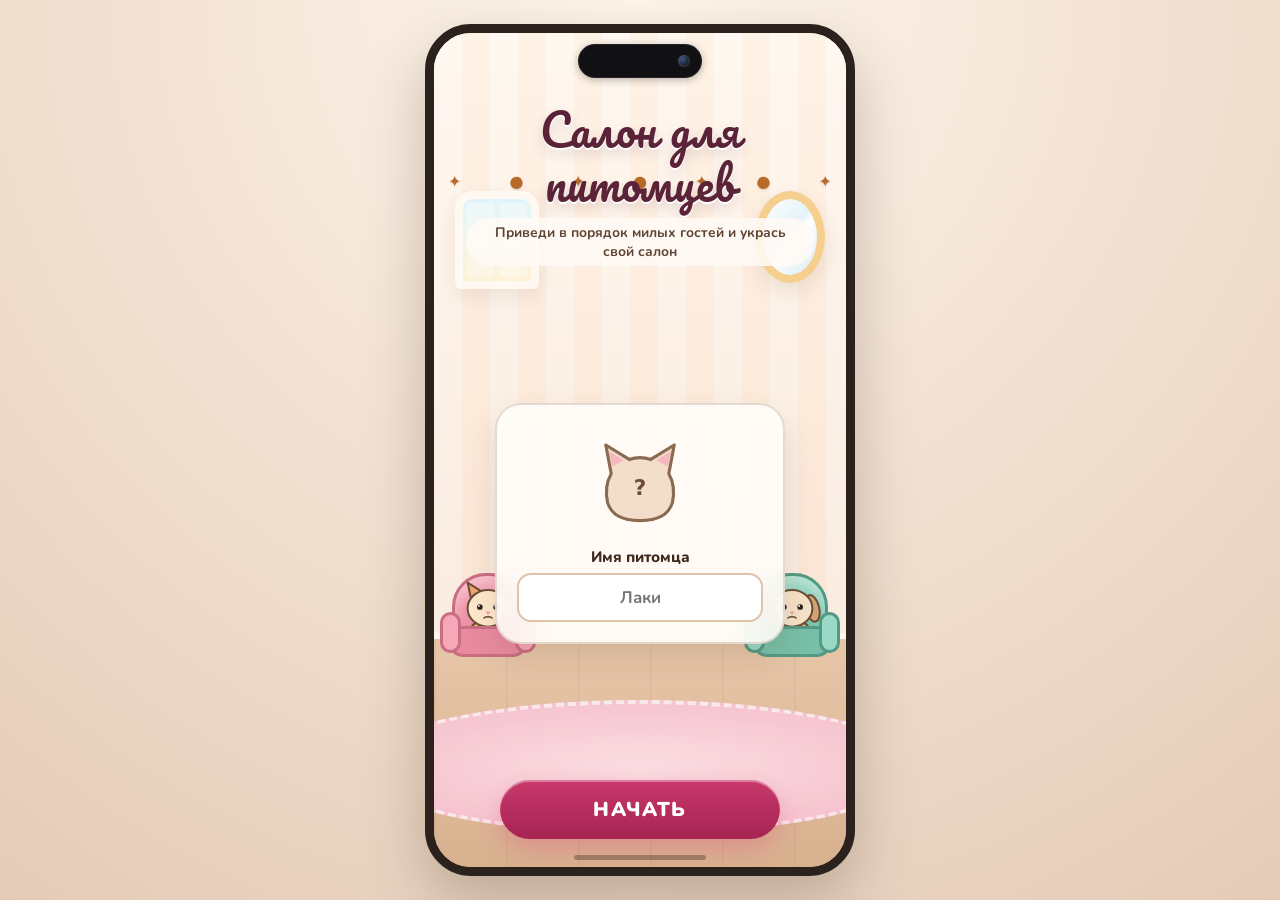
<file: index.html>
<!DOCTYPE html>
<html lang="ru">
<head>
  <meta charset="UTF-8" />
  <meta name="viewport" content="width=device-width, initial-scale=1.0, maximum-scale=1.0, user-scalable=no, viewport-fit=cover" />
  <meta name="apple-mobile-web-app-capable" content="yes" />
  <meta name="mobile-web-app-capable" content="yes" />
  <meta name="apple-mobile-web-app-status-bar-style" content="black-translucent" />
  <meta name="apple-mobile-web-app-title" content="Салон питомцев" />
  <meta name="theme-color" content="#fff5ea" />
  <link rel="manifest" href="manifest.json?v=2" />
  <link rel="apple-touch-icon" sizes="180x180" href="icons/apple-touch-icon.png?v=1" />
  <link rel="icon" type="image/png" sizes="192x192" href="icons/icon-192.png?v=1" />
  <link rel="icon" type="image/png" sizes="32x32" href="icons/favicon-32.png?v=1" />
  <title>Салон для питомцев</title>
  <link rel="preconnect" href="https://fonts.googleapis.com" />
  <link rel="preconnect" href="https://fonts.gstatic.com" crossorigin />
  <link href="https://fonts.googleapis.com/css2?family=Nunito:wght@600;700;800;900&family=Pacifico&display=swap" rel="stylesheet" />
  <link rel="stylesheet" href="style.css?v=12" />
  <link rel="stylesheet" href="iphone.css?v=12" />
  <script type="module">
    if (!('commandForElement' in HTMLButtonElement.prototype)) {
      import('https://esm.run/invokers-polyfill');
    }
  </script>
</head>
<body>
  <div class="device-stage">
  <div class="salon-app phone-shell" id="salonApp" data-wall="peach" data-chairs="classic">
    <!-- Имитация Dynamic Island и Home Indicator для предпросмотра на десктопе -->
    <div class="iphone-dynamic-island" aria-hidden="true">
      <span class="island-camera"></span>
    </div>
    <div class="iphone-home-indicator" aria-hidden="true"></div>

    <!-- Уютный фон салона с креслами (CSS + декоративный слой) -->
    <div class="salon-backdrop" aria-hidden="true">
      <div class="salon-wall"></div>
      <div class="salon-garland" id="decorGarland" hidden>
        <span>✦</span><span>●</span><span>✦</span><span>●</span><span>✦</span><span>●</span><span>✦</span>
      </div>
      <div class="salon-window">
        <div class="window-pane"></div>
        <div class="window-pane"></div>
      </div>
      <div class="salon-mirror"></div>
      <div class="salon-plant" id="decorPlant" hidden>🌿</div>
      <div class="salon-chair chair-left">
        <div class="chair-back"></div>
        <div class="chair-visitor" id="chairVisitorLeft" aria-hidden="true"></div>
        <div class="chair-seat"></div>
        <div class="chair-arm arm-l"></div>
        <div class="chair-arm arm-r"></div>
        <div class="chair-leg leg-l"></div>
        <div class="chair-leg leg-r"></div>
      </div>
      <div class="salon-chair chair-right">
        <div class="chair-back"></div>
        <div class="chair-visitor" id="chairVisitorRight" aria-hidden="true"></div>
        <div class="chair-seat"></div>
        <div class="chair-arm arm-l"></div>
        <div class="chair-arm arm-r"></div>
        <div class="chair-leg leg-l"></div>
        <div class="chair-leg leg-r"></div>
      </div>
      <div class="salon-floor"></div>
      <div class="salon-rug"></div>
    </div>

    <!-- ЭКРАН 1: Стартовый экран -->
    <section class="screen start-screen is-active" id="startScreen" aria-labelledby="gameTitle">
      <header class="start-header">
        <h1 class="game-title" id="gameTitle">Салон для питомцев</h1>
        <p class="game-subtitle">Приведи в порядок милых гостей и укрась свой салон</p>
      </header>

      <div class="start-body">
        <!-- Блок кастомизации и имени питомца -->
        <aside class="pet-setup-card" aria-label="Настройка питомца">
          <div class="mystery-cat-box" title="Твой будущий питомец">
            <!-- «Непонятный котик без лица» -->
            <svg viewBox="0 0 120 120" class="mystery-cat-svg" aria-hidden="true">
              <path d="M28 52 L22 20 L48 36 Q60 32 72 36 L98 20 L92 52 Q100 66 96 84 Q90 104 60 104 Q30 104 24 84 Q20 66 28 52 Z" fill="#f3dfc9" stroke="#8a6b52" stroke-width="3.5" stroke-linejoin="round"/>
              <path d="M29 44 L26 27 L42 37 Z" fill="#f4b7c2"/>
              <path d="M91 44 L94 27 L78 37 Z" fill="#f4b7c2"/>
              <!-- Без лица — только загадочный силуэт и лёгкие усы/вопросик -->
                <text x="60" y="76" text-anchor="middle" font-size="24" font-weight="700" fill="#6b4c38" font-family="system-ui, sans-serif">?</text>
            </svg>
          </div>
          <div class="pet-name-field" id="petNameField">
            <label class="pet-name-label" for="petNameInput">Имя питомца</label>
            <input
              type="text"
              id="petNameInput"
              class="pet-name-input"
              maxlength="18"
              placeholder="Лаки"
              autocomplete="off"
            />
          </div>
          <p class="save-hint" id="saveHint" hidden>Есть сохранённый прогресс</p>
        </aside>
      </div>

      <footer class="start-footer">
        <button type="button" class="btn-start" id="startBtn">НАЧАТЬ</button>
      </footer>
    </section>

    <!-- ЭКРАН 2: Игровой экран -->
    <section class="screen game-screen" id="gameScreen" aria-label="Игровая зона салона" hidden>
      <!-- Парящая верхняя панель: ресурсы, глава, радио и звук -->
      <header class="game-topbar">
        <div class="header-row-top">
          <div class="wallet-pill" aria-label="Ресурсы салона" title="Монеты и звёзды">
            <span class="wallet-item">💰 <strong id="coinsCount">40</strong></span>
            <span class="wallet-sep" aria-hidden="true"></span>
            <span class="wallet-item">⭐ <strong id="starsCount">0</strong></span>
          </div>
          <button type="button" class="stat-chip chip-chapter chip-btn" id="chapterBadge" commandfor="chaptersDialog" command="show-modal" title="Открыть карту глав">Гл. 1 · 1/5</button>
          <div class="header-actions">
            <button type="button" class="btn-icon" id="radioOpenBtn" commandfor="radioDialog" command="show-modal" title="Радио салона" aria-label="Радио салона">📻</button>
            <button type="button" class="btn-icon" id="soundToggleBtn" title="Включить или выключить звук" aria-label="Звук включён" aria-pressed="true">🔊</button>
          </div>
        </div>
      </header>

      <!-- Основная сцена с котиком -->
      <main class="salon-stage" id="salonStage">
        <div class="radio-toast" id="radioToast" hidden aria-live="polite">
          <span class="radio-toast-ico" id="radioToastIco">☕</span>
          <div class="radio-toast-meta">
            <strong id="radioToastName">Lo-Fi Мур</strong>
            <span id="radioToastFreq">98.4 FM · Уютный Lo-Fi</span>
          </div>
        </div>

        <div class="story-bubble" id="storyBubble">
          <div class="story-top-row">
            <div class="guest-identity">
              <span class="pet-display-name" id="petDisplayName">Лаки</span>
              <span class="behavior-badge" id="behaviorBadge">🥺 Стеснительный</span>
              <strong id="storyTitle" class="story-vip-tag" hidden></strong>
            </div>
            <p id="storyText" class="story-line"></p>
          </div>

          <div class="guest-progress-block">
            <div class="mood-progress-row" aria-label="Прогресс процедур">
              <span class="mood-emoji" id="moodEmoji" aria-hidden="true">😢</span>
              <div class="mood-progress-track">
                <div class="mood-progress-fill" id="moodProgressFill" style="width: 0%"></div>
              </div>
              <span class="mood-progress-count" id="progressText">0 / 3</span>
            </div>
            <div class="problems-list" id="problemsList" aria-label="Проблемы клиента"></div>
          </div>

          <div class="wish-pill" id="wishPill">
            <span class="wish-text">💭 «Хочу бантик для фото!»</span>
            <span class="wish-reward">+25💰</span>
          </div>
        </div>

        <div class="gesture-hint" id="gestureHint" hidden>👆 Поводи пальцем по мордочке питомца</div>

        <div class="scrub-meter" id="scrubMeter" hidden role="status" aria-live="polite">
          <span class="scrub-label" id="scrubLabel">Очищаем…</span>
          <div class="scrub-track">
            <div class="scrub-fill" id="scrubFill"></div>
          </div>
        </div>

        <div class="pet-container" id="petContainer" data-mood="0">
          <!-- Слой эффектов и частиц -->
          <div class="effects-layer" id="effectsLayer" aria-hidden="true"></div>

          <!-- Котик (SVG с динамическими дефектами, эмоциями и аксессуарами) -->
          <svg viewBox="0 0 320 320" class="pet-svg" id="petSvg" role="img" aria-label="Котик в салоне">
            <defs>
              <radialGradient id="furGrad" cx="50%" cy="40%" r="60%">
                <stop offset="0%" id="furStopLight" stop-color="#fff4e6"/>
                <stop offset="100%" id="furStopDark" stop-color="#e8c7a3"/>
              </radialGradient>
              <radialGradient id="blushGrad" cx="50%" cy="50%" r="50%">
                <stop offset="0%" stop-color="#ff9eb5" stop-opacity="0.75"/>
                <stop offset="100%" stop-color="#ff9eb5" stop-opacity="0"/>
              </radialGradient>
            </defs>

            <!-- Тельце -->
            <ellipse cx="160" cy="268" rx="76" ry="52" fill="url(#furGrad)" stroke="#7a5a40" stroke-width="4"/>

            <!-- Ушки -->
            <g class="cat-ears" id="earsCat">
              <path d="M84 128 L66 56 L128 88 Z" fill="url(#furGrad)" stroke="#7a5a40" stroke-width="4" stroke-linejoin="round"/>
              <path d="M86 116 L76 72 L116 92 Z" fill="#f7b7c4"/>
              <path d="M236 128 L254 56 L192 88 Z" fill="url(#furGrad)" stroke="#7a5a40" stroke-width="4" stroke-linejoin="round"/>
              <path d="M234 116 L244 72 L204 92 Z" fill="#f7b7c4"/>
            </g>
            <g id="earsDog" hidden>
              <ellipse cx="70" cy="152" rx="24" ry="48" transform="rotate(18 70 152)" fill="#b98b63" stroke="#7a5a40" stroke-width="4"/>
              <ellipse cx="250" cy="152" rx="24" ry="48" transform="rotate(-18 250 152)" fill="#b98b63" stroke="#7a5a40" stroke-width="4"/>
            </g>
            <g id="earsRaccoon" hidden>
              <circle cx="92" cy="86" r="24" fill="#8b8e99" stroke="#4f525c" stroke-width="4"/>
              <circle cx="92" cy="86" r="12" fill="#e2e4ea"/>
              <circle cx="228" cy="86" r="24" fill="#8b8e99" stroke="#4f525c" stroke-width="4"/>
              <circle cx="228" cy="86" r="12" fill="#e2e4ea"/>
            </g>
            <g id="earsBunny" hidden>
              <ellipse cx="114" cy="64" rx="18" ry="48" transform="rotate(-12 114 64)" fill="url(#furGrad)" stroke="#7a5a40" stroke-width="4"/>
              <ellipse cx="114" cy="68" rx="9" ry="32" transform="rotate(-12 114 68)" fill="#f7b7c4"/>
              <ellipse cx="206" cy="64" rx="18" ry="48" transform="rotate(12 206 64)" fill="url(#furGrad)" stroke="#7a5a40" stroke-width="4"/>
              <ellipse cx="206" cy="68" rx="9" ry="32" transform="rotate(12 206 68)" fill="#f7b7c4"/>
            </g>
            <g id="earsFox" hidden>
              <path d="M80 124 L56 44 L132 84 Z" fill="#e07a3a" stroke="#7a421f" stroke-width="4" stroke-linejoin="round"/>
              <path d="M84 112 L68 62 L116 88 Z" fill="#fff5eb"/>
              <path d="M240 124 L264 44 L188 84 Z" fill="#e07a3a" stroke="#7a421f" stroke-width="4" stroke-linejoin="round"/>
              <path d="M236 112 L252 62 L204 88 Z" fill="#fff5eb"/>
            </g>
            <g id="earsPanda" hidden>
              <circle cx="90" cy="86" r="26" fill="#2b2d34" stroke="#18191e" stroke-width="4"/>
              <circle cx="230" cy="86" r="26" fill="#2b2d34" stroke="#18191e" stroke-width="4"/>
            </g>
            <g id="earsBear" hidden>
              <circle cx="90" cy="88" r="26" fill="url(#furGrad)" stroke="#7a5a40" stroke-width="4"/>
              <circle cx="90" cy="88" r="13" fill="#e8b89a"/>
              <circle cx="230" cy="88" r="26" fill="url(#furGrad)" stroke="#7a5a40" stroke-width="4"/>
              <circle cx="230" cy="88" r="13" fill="#e8b89a"/>
            </g>
            <g id="earsHamster" hidden>
              <circle cx="96" cy="96" r="19" fill="url(#furGrad)" stroke="#7a5a40" stroke-width="4"/>
              <circle cx="96" cy="96" r="9" fill="#f7b7c4"/>
              <circle cx="224" cy="96" r="19" fill="url(#furGrad)" stroke="#7a5a40" stroke-width="4"/>
              <circle cx="224" cy="96" r="9" fill="#f7b7c4"/>
            </g>

            <!-- Голова -->
            <ellipse cx="160" cy="158" rx="92" ry="82" fill="url(#furGrad)" stroke="#7a5a40" stroke-width="4"/>

            <g id="raccoonMask" hidden>
              <ellipse cx="122" cy="152" rx="28" ry="22" fill="#5b5f6b" opacity="0.52"/>
              <ellipse cx="198" cy="152" rx="28" ry="22" fill="#5b5f6b" opacity="0.52"/>
            </g>
            <g id="pandaSpots" hidden>
              <ellipse cx="120" cy="154" rx="24" ry="20" transform="rotate(-12 120 154)" fill="#2b2d34" opacity="0.72"/>
              <ellipse cx="200" cy="154" rx="24" ry="20" transform="rotate(12 200 154)" fill="#2b2d34" opacity="0.72"/>
            </g>

            <!-- ДЕФЕКТ: Грязь (губка) -->
            <g class="defect defect-dirt" id="defectDirt">
              <ellipse cx="102" cy="190" rx="18" ry="10" fill="#7c5d41" opacity="0.72" transform="rotate(-14 102 190)"/>
              <ellipse cx="222" cy="184" rx="16" ry="9" fill="#7c5d41" opacity="0.68" transform="rotate(16 222 184)"/>
              <circle cx="160" cy="98" r="10" fill="#7c5d41" opacity="0.62"/>
            </g>

            <!-- Румянец (появляется, когда котик становится радостным) -->
            <g class="blush-layer">
              <ellipse cx="104" cy="182" rx="20" ry="12" fill="url(#blushGrad)"/>
              <ellipse cx="216" cy="182" rx="20" ry="12" fill="url(#blushGrad)"/>
            </g>

            <!-- ДЕФЕКТ 1: Синяки под глазами (убираются патчами) -->
            <g class="defect defect-eyebags" id="defectEyebags">
              <path d="M100 166 Q122 184 144 166 Q122 175 100 166 Z" fill="#63537d" opacity="0.72"/>
              <path d="M176 166 Q198 184 220 166 Q198 175 176 166 Z" fill="#63537d" opacity="0.72"/>
              <ellipse cx="122" cy="171" rx="18" ry="6" fill="#7c6999" opacity="0.45"/>
              <ellipse cx="198" cy="171" rx="18" ry="6" fill="#7c6999" opacity="0.45"/>
            </g>

            <!-- Глазки (меняются в зависимости от настроения) -->
            <g class="cat-eyes">
              <!-- Обычные / грустные глаза -->
              <g class="eyes-open">
                <ellipse cx="122" cy="152" rx="14" ry="16" fill="#2d2320"/>
                <ellipse cx="198" cy="152" rx="14" ry="16" fill="#2d2320"/>
                <circle cx="117" cy="146" r="4.5" fill="#ffffff"/>
                <circle cx="193" cy="146" r="4.5" fill="#ffffff"/>
                <circle cx="126" cy="158" r="2" fill="#ffffff" opacity="0.8"/>
                <circle cx="202" cy="158" r="2" fill="#ffffff" opacity="0.8"/>
              </g>
              <!-- Грустные веки и слезинка (mood 0) -->
              <g class="eyes-sad-overlay">
                <path d="M104 146 Q122 135 140 142" fill="none" stroke="#7a5a40" stroke-width="3.5" stroke-linecap="round"/>
                <path d="M180 142 Q198 135 216 146" fill="none" stroke="#7a5a40" stroke-width="3.5" stroke-linecap="round"/>
                <path d="M106 162 Q102 174 108 176 Q114 174 106 162 Z" fill="#82cfff" opacity="0.9"/>
              </g>
              <!-- Счастливые прищуренные глаза-дуги (mood 3) -->
              <g class="eyes-happy">
                <path d="M106 156 Q122 136 138 156" fill="none" stroke="#2d2320" stroke-width="5" stroke-linecap="round"/>
                <path d="M182 156 Q198 136 214 156" fill="none" stroke="#2d2320" stroke-width="5" stroke-linecap="round"/>
              </g>
            </g>

            <!-- ДЕФЕКТ 2: Монобровь (убирается щипцами) -->
            <g class="defect defect-unibrow" id="defectUnibrow">
              <path d="M102 128 Q130 120 160 127 Q190 120 218 128 Q192 138 160 135 Q128 138 102 128 Z" fill="#463227"/>
              <path d="M112 126 L116 134 M128 124 L131 134 M145 125 L147 134 M160 126 L160 135 M175 125 L173 134 M192 124 L189 134 M206 126 L203 134" stroke="#2a1d16" stroke-width="2" stroke-linecap="round"/>
            </g>

            <!-- Носик и усы -->
            <polygon points="153,174 167,174 160,183" fill="#eb8a9b" stroke="#7a5a40" stroke-width="2" stroke-linejoin="round"/>
            <g stroke="#7a5a40" stroke-width="2.5" stroke-linecap="round" opacity="0.7">
              <line x1="68" y1="172" x2="104" y2="176"/>
              <line x1="64" y1="186" x2="102" y2="186"/>
              <line x1="252" y1="172" x2="216" y2="176"/>
              <line x1="256" y1="186" x2="218" y2="186"/>
            </g>

            <!-- Ротик (4 состояния настроения) -->
            <g class="cat-mouth">
              <path class="mouth-0" d="M144 202 Q160 188 176 202" fill="none" stroke="#7a5a40" stroke-width="3.8" stroke-linecap="round"/>
              <path class="mouth-1" d="M146 196 Q160 198 174 196" fill="none" stroke="#7a5a40" stroke-width="3.8" stroke-linecap="round"/>
              <path class="mouth-2" d="M142 190 Q151 204 160 194 Q169 204 178 190" fill="none" stroke="#7a5a40" stroke-width="3.8" stroke-linecap="round"/>
              <g class="mouth-3">
                <path d="M140 188 Q150 205 160 193 Q170 205 180 188" fill="none" stroke="#7a5a40" stroke-width="4" stroke-linecap="round"/>
                <path d="M152 197 Q160 212 168 197 Z" fill="#ff85a1" stroke="#7a5a40" stroke-width="2"/>
              </g>
            </g>

            <!-- ДЕФЕКТ 3: Прыщи (убираются маской для лица) -->
            <g class="defect defect-pimples" id="defectPimples">
              <circle cx="96" cy="164" r="6" fill="#e65353"/>
              <circle cx="94" cy="162" r="2" fill="#ffe0a3"/>

              <circle cx="110" cy="196" r="5" fill="#e65353"/>
              <circle cx="109" cy="195" r="1.7" fill="#ffe0a3"/>

              <circle cx="222" cy="168" r="6.5" fill="#e65353"/>
              <circle cx="220" cy="166" r="2.2" fill="#ffe0a3"/>

              <circle cx="208" cy="198" r="5" fill="#e65353"/>
              <circle cx="207" cy="197" r="1.7" fill="#ffe0a3"/>

              <circle cx="160" cy="106" r="5.5" fill="#e65353"/>
              <circle cx="158" cy="104" r="1.8" fill="#ffe0a3"/>
            </g>

            <!-- ДЕФЕКТ: Колтуны (расчёска) -->
            <g class="defect defect-tangles" id="defectTangles">
              <path d="M72 136 Q62 126 76 118 Q84 130 72 136 Z" fill="#c79e77" stroke="#7a5a40" stroke-width="2.5"/>
              <path d="M244 134 Q258 126 246 114 Q236 126 244 134 Z" fill="#c79e77" stroke="#7a5a40" stroke-width="2.5"/>
              <path d="M148 76 Q160 62 172 78 Q160 84 148 76 Z" fill="#c79e77" stroke="#7a5a40" stroke-width="2.5"/>
            </g>

            <!-- ДЕФЕКТ: Мокрая шерсть (фен) -->
            <g class="defect defect-wet" id="defectWet">
              <path d="M108 104 Q102 118 110 120 Q118 118 108 104 Z" fill="#6cc4ff" stroke="#2d8cd4" stroke-width="2"/>
              <path d="M214 106 Q208 120 216 122 Q224 120 214 106 Z" fill="#6cc4ff" stroke="#2d8cd4" stroke-width="2"/>
              <path d="M184 90 Q179 102 186 104 Q193 102 184 90 Z" fill="#6cc4ff" stroke="#2d8cd4" stroke-width="2"/>
            </g>

            <!-- АКСЕССУАРЫ И ОДЕЖДА (50 динамических элементов) -->
            <g id="dynamicWardrobeLayer"></g>

            <!-- Лапки (всегда видны поверх одежды) -->
            <g class="pet-paws" id="petPaws">
              <!-- Левая лапка -->
              <ellipse cx="116" cy="298" rx="24" ry="16" fill="url(#furGrad)" stroke="#7a5a40" stroke-width="3.5"/>
              <ellipse cx="116" cy="301" rx="9" ry="6" fill="#f7b7c4" opacity="0.85"/>
              <circle cx="106" cy="293" r="3.4" fill="#f7b7c4" opacity="0.85"/>
              <circle cx="116" cy="290" r="3.6" fill="#f7b7c4" opacity="0.85"/>
              <circle cx="126" cy="293" r="3.4" fill="#f7b7c4" opacity="0.85"/>
              <!-- Правая лапка -->
              <ellipse cx="204" cy="298" rx="24" ry="16" fill="url(#furGrad)" stroke="#7a5a40" stroke-width="3.5"/>
              <ellipse cx="204" cy="301" rx="9" ry="6" fill="#f7b7c4" opacity="0.85"/>
              <circle cx="194" cy="293" r="3.4" fill="#f7b7c4" opacity="0.85"/>
              <circle cx="204" cy="290" r="3.6" fill="#f7b7c4" opacity="0.85"/>
              <circle cx="214" cy="293" r="3.4" fill="#f7b7c4" opacity="0.85"/>
            </g>
          </svg>

          <!-- Невидимые интерактивные зоны-хитбоксы поверх котика -->
          <div class="drop-zone zone-unibrow" data-zone="unibrow" aria-label="Зона моноброви"></div>
          <div class="drop-zone zone-eyebags" data-zone="eyebags" aria-label="Зона под глазами"></div>
          <div class="drop-zone zone-pimples" data-zone="pimples" aria-label="Зона лица с прыщами"></div>
          <div class="drop-zone zone-dirt" data-zone="dirt" aria-label="Зона с грязью"></div>
          <div class="drop-zone zone-tangles" data-zone="tangles" aria-label="Зона с колтунами"></div>
          <div class="drop-zone zone-wet" data-zone="wet" aria-label="Зона мокрой шерсти"></div>
        </div>

        <!-- Активный выбранный инструмент сбоку от персонажа (следует за пальцем по мордочке) -->
        <div class="active-tool-dock" id="activeToolDock" hidden aria-hidden="true">
          <div class="active-tool-sprite" id="activeToolSprite"></div>
        </div>

        <div class="complete-bar" id="completeBar" hidden>
          <button type="button" class="btn-next-client" id="nextClientBtn">Следующий клиент →</button>
        </div>
      </main>

      <!-- Нижняя панель: переключатель Уход/Образ, активная полочка и навигация -->
      <footer class="salon-dock">
        <div class="dock-mode-bar" role="tablist" aria-label="Режим нижней панели">
          <button type="button" class="dock-mode-btn is-active" id="dockModeCare" data-dock-mode="care" role="tab" aria-selected="true">🧴 Уход</button>
          <button type="button" class="dock-mode-btn" id="dockModeStyle" data-dock-mode="style" role="tab" aria-selected="false">
            👗 Образ <span class="mode-dot" id="styleModeDot" hidden></span>
          </button>
        </div>
        <div class="tools-tray" id="toolsTray" role="group" aria-label="Инструменты салона"></div>
        <div class="accessories-strip" id="accessoriesStrip" role="group" aria-label="Одежда и аксессуары" hidden></div>
        <nav class="bottom-nav" aria-label="Разделы салона">
          <button type="button" class="nav-btn" commandfor="shopDialog" command="show-modal">
            <span class="nav-ico" aria-hidden="true">🛍️</span><span>Магазин</span>
          </button>
          <button type="button" class="nav-btn" commandfor="questsDialog" command="show-modal">
            <span class="nav-ico" aria-hidden="true">📋</span><span>Задания</span>
            <span class="nav-dot" id="questsDot" hidden></span>
          </button>
          <button type="button" class="nav-btn" commandfor="dailyDialog" command="show-modal">
            <span class="nav-ico" aria-hidden="true">🎁</span><span>Бонус</span>
            <span class="nav-dot" id="dailyDot" hidden></span>
          </button>
        </nav>
      </footer>
    </section>

    <!-- Модальные окна (<dialog>) -->
    <dialog class="sheet-dialog" id="shopDialog" aria-labelledby="shopTitle">
      <div class="sheet-header">
        <h2 id="shopTitle">🛍️ Магазин салона</h2>
        <button type="button" class="btn-icon" commandfor="shopDialog" command="close" aria-label="Закрыть магазин">✕</button>
      </div>
      <div class="shop-tabs" role="tablist">
        <button type="button" class="tab-btn is-active" data-shop-tab="tools" role="tab" aria-selected="true">Инструменты</button>
        <button type="button" class="tab-btn" data-shop-tab="decor" role="tab" aria-selected="false">Интерьер</button>
        <button type="button" class="tab-btn" data-shop-tab="accessories" role="tab" aria-selected="false">Одежда (50)</button>
      </div>
      <div class="sheet-body" id="shopList"></div>
    </dialog>

    <dialog class="sheet-dialog" id="questsDialog" aria-labelledby="questsTitle">
      <div class="sheet-header">
        <h2 id="questsTitle">📋 Задания и достижения</h2>
        <button type="button" class="btn-icon" commandfor="questsDialog" command="close" aria-label="Закрыть задания">✕</button>
      </div>
      <div class="sheet-body" id="questsBody"></div>
    </dialog>

    <dialog class="sheet-dialog" id="dailyDialog" aria-labelledby="dailyTitle">
      <div class="sheet-header">
        <h2 id="dailyTitle">🎁 Ежедневный бонус</h2>
        <button type="button" class="btn-icon" commandfor="dailyDialog" command="close" aria-label="Закрыть бонус">✕</button>
      </div>
      <div class="sheet-body" id="dailyBody"></div>
    </dialog>

    <dialog class="sheet-dialog" id="chaptersDialog" aria-labelledby="chaptersTitle">
      <div class="sheet-header">
        <h2 id="chaptersTitle">🗺️ Карта глав (10 глав · 50 гостей)</h2>
        <button type="button" class="btn-icon" commandfor="chaptersDialog" command="close" aria-label="Закрыть карту глав">✕</button>
      </div>
      <div class="sheet-body" id="chaptersBody"></div>
    </dialog>

    <dialog class="sheet-dialog" id="radioDialog" aria-labelledby="radioTitle">
      <div class="sheet-header">
        <h2 id="radioTitle">📻 Радио салона</h2>
        <button type="button" class="btn-icon" commandfor="radioDialog" command="close" aria-label="Закрыть радио">✕</button>
      </div>
      <div class="sheet-body radio-body">
        <div class="header-nowplaying is-empty" id="headerNowPlaying">
          <span class="np-icon" id="npIcon" aria-hidden="true">🎵</span>
          <span class="np-text" id="npText">Kawaii Pop · В эфире</span>
        </div>
        <div class="radio-wheel" id="radioWheel" role="radiogroup" aria-label="Выбор радиостанции">
          <div class="radio-center" id="radioCenter">
            <span class="radio-center-ico" id="radioCenterIco">☕</span>
            <strong class="radio-center-name" id="radioCenterName">Lo-Fi Мур</strong>
            <span class="radio-center-freq" id="radioCenterFreq">98.4 FM</span>
            <span class="radio-center-genre" id="radioCenterGenre">Уютный Lo-Fi</span>
          </div>
        </div>
        <div class="radio-volume-bar" aria-label="Громкость радио">
          <span class="radio-vol-ico" id="radioVolIcon" aria-hidden="true">🔈</span>
          <input
            type="range"
            id="radioVolumeSlider"
            class="radio-vol-slider"
            min="0"
            max="100"
            step="1"
            value="25"
            aria-label="Громкость радио"
          />
          <span class="radio-vol-val" id="radioVolValue">25%</span>
        </div>
      </div>
    </dialog>

    <!-- Живая область для скринридеров -->
    <div class="visually-hidden" id="liveRegion" aria-live="polite"></div>
  </div>
  </div>

  <script src="game-data.js?v=4"></script>
  <script src="problems-100.js?v=4"></script>
  <script src="characters-50.js?v=4"></script>
  <script src="wardrobe-50.js?v=4"></script>
  <script src="radio.js?v=6"></script>
  <script src="app.js?v=12"></script>
</body>
</html>
</file>
<file: style.css>
:root {
  --bg-wall-top: #fff5ea;
  --bg-wall-bottom: #f9e4d4;
  --bg-floor: #e5c3a6;
  --accent-pink: #c9386b;
  --accent-pink-dark: #a62452;
  --accent-mint: #1f7a52;
  --accent-gold: #ffd166;
  --text-main: #3d2a1c;
  --text-muted: #5e4433;
  --card-bg: rgba(255, 252, 248, 0.9);
  --card-border: rgba(138, 107, 82, 0.22);
  --shadow-soft: 0 12px 30px rgba(92, 61, 38, 0.14);
}

* {
  box-sizing: border-box;
  margin: 0;
  padding: 0;
}

html,
body {
  height: 100%;
  overflow: hidden;
  font-family: "Nunito", "Segoe UI", system-ui, -apple-system, sans-serif;
  color: var(--text-main);
  background: var(--bg-wall-top);
  -webkit-tap-highlight-color: transparent;
}

.visually-hidden {
  position: absolute;
  width: 1px;
  height: 1px;
  padding: 0;
  margin: -1px;
  overflow: hidden;
  clip: rect(0, 0, 0, 0);
  white-space: nowrap;
  border: 0;
}

.salon-app {
  position: relative;
  width: 100%;
  height: 100dvh;
  overflow: hidden;
}

/* ===== Уютный фон салона с креслами ===== */
.salon-backdrop {
  position: absolute;
  inset: 0;
  z-index: 0;
  overflow: hidden;
  pointer-events: none;
}

.salon-wall {
  position: absolute;
  inset: 0 0 28% 0;
  background:
    repeating-linear-gradient(
      90deg,
      rgba(255, 255, 255, 0.28) 0 28px,
      rgba(255, 232, 214, 0.18) 28px 56px
    ),
    linear-gradient(180deg, var(--bg-wall-top), var(--bg-wall-bottom));
}

.salon-window {
  position: absolute;
  top: 9%;
  left: 8%;
  width: clamp(90px, 16vw, 170px);
  height: clamp(110px, 20vh, 175px);
  background: linear-gradient(180deg, #dff6ff 0%, #fff4d6 100%);
  border: 8px solid #fffaf4;
  border-radius: 18px 18px 6px 6px;
  box-shadow: 0 8px 20px rgba(122, 90, 64, 0.12);
  display: grid;
  grid-template-columns: 1fr 1fr;
  gap: 6px;
  padding: 4px;
  opacity: 0.9;
}

.window-pane {
  background: rgba(255, 255, 255, 0.35);
  border-radius: 4px;
}

.salon-mirror {
  position: absolute;
  top: 10%;
  right: 8%;
  width: clamp(82px, 13vw, 130px);
  height: clamp(112px, 20vh, 165px);
  border-radius: 50%;
  border: 8px solid #f4cf8e;
  background: linear-gradient(135deg, #ffffff 0%, #e4f3f9 45%, #ffffff 52%, #d9ecf5 100%);
  box-shadow: 0 8px 20px rgba(122, 90, 64, 0.14);
}

.salon-floor {
  position: absolute;
  left: 0;
  right: 0;
  bottom: 0;
  height: 28%;
  background:
    repeating-linear-gradient(
      90deg,
      rgba(138, 107, 82, 0.08) 0 2px,
      transparent 2px 72px
    ),
    linear-gradient(180deg, #e7c6a8, #d8b18f);
  border-top: 6px solid #fff6ec;
}

.salon-rug {
  position: absolute;
  left: 50%;
  bottom: 4%;
  transform: translateX(-50%);
  width: min(560px, 84vw);
  height: 16%;
  border-radius: 50%;
  background: radial-gradient(ellipse at center, #ffe2ea 0%, #f9c6d6 70%, #f1b3c7 100%);
  border: 4px dashed rgba(255, 255, 255, 0.7);
  opacity: 0.9;
}

/* Уютные кресла салона */
.salon-chair {
  position: absolute;
  bottom: 20%;
  width: clamp(110px, 18vw, 185px);
  height: clamp(115px, 19vh, 175px);
}

.chair-left {
  left: clamp(8px, 4vw, 56px);
}

.chair-right {
  right: clamp(8px, 4vw, 56px);
}

.chair-back {
  position: absolute;
  left: 12%;
  right: 12%;
  top: 0;
  height: 62%;
  border-radius: 34px 34px 14px 14px;
  background: linear-gradient(180deg, #f7a8b8, #e98aa0);
  border: 3px solid #c96d83;
  box-shadow: inset 0 8px 14px rgba(255, 255, 255, 0.35);
}

.chair-right .chair-back {
  background: linear-gradient(180deg, #9ad9c5, #77bfa8);
  border-color: #549983;
}

.chair-seat {
  position: absolute;
  left: 8%;
  right: 8%;
  bottom: 18%;
  height: 30%;
  border-radius: 18px;
  background: #f497ad;
  border: 3px solid #c96d83;
}

.chair-right .chair-seat {
  background: #84ccb5;
  border-color: #549983;
}

.chair-arm {
  position: absolute;
  bottom: 22%;
  width: 22%;
  height: 40%;
  border-radius: 16px;
  background: #f9b5c4;
  border: 3px solid #c96d83;
}

.chair-right .chair-arm {
  background: #a5dfd0;
  border-color: #549983;
}

.arm-l {
  left: 0;
}

.arm-r {
  right: 0;
}

.chair-leg {
  position: absolute;
  bottom: 0;
  width: 10px;
  height: 22%;
  border-radius: 0 0 6px 6px;
  background: #8a6244;
}

.leg-l {
  left: 18%;
}

.leg-r {
  right: 18%;
}

/* ===== Общие экраны ===== */
.screen {
  position: relative;
  z-index: 1;
  width: 100%;
  height: 100%;
  display: flex;
  flex-direction: column;
  padding: clamp(12px, 2.5vw, 24px);
}

.screen[hidden] {
  display: none;
}

/* ===== Стартовый экран ===== */
.start-screen {
  justify-content: space-between;
  align-items: center;
}

.start-header {
  text-align: center;
  margin-top: clamp(8px, 3vh, 28px);
}

.game-title {
  font-size: clamp(2rem, 5.2vw, 3.4rem);
  font-weight: 900;
  color: var(--text-main);
  text-shadow: 0 3px 0 #ffffff, 0 8px 20px rgba(122, 90, 64, 0.18);
  letter-spacing: -0.02em;
}

.game-subtitle {
  margin-top: 8px;
  font-size: clamp(0.95rem, 2.2vw, 1.15rem);
  color: var(--text-muted);
  font-weight: 600;
}

.start-body {
  width: 100%;
  max-width: 820px;
  display: flex;
  justify-content: flex-end;
  align-items: center;
  padding-inline: clamp(4px, 3vw, 24px);
}

.pet-setup-card {
  width: min(290px, 100%);
  background: var(--card-bg);
  border: 2px solid var(--card-border);
  border-radius: 26px;
  padding: 20px;
  box-shadow: var(--shadow-soft);
  backdrop-filter: blur(8px);
  display: flex;
  flex-direction: column;
  align-items: center;
  gap: 10px;
}

.mystery-cat-box {
  width: 132px;
  height: 132px;
  border-radius: 22px;
  background: linear-gradient(145deg, #fff8f0, #f7e6d5);
  border: 3px dashed #c7a387;
  display: grid;
  place-items: center;
  box-shadow: inset 0 4px 12px rgba(138, 107, 82, 0.1);
}

.mystery-cat-svg {
  width: 108px;
  height: 108px;
}

.pet-name-label {
  font-size: 0.95rem;
  font-weight: 800;
  color: var(--text-main);
}

.pet-name-input {
  width: 100%;
  padding: 11px 14px;
  border-radius: 14px;
  border: 2px solid #dfc3ab;
  background: #ffffff;
  font: inherit;
  font-size: 1.05rem;
  font-weight: 700;
  color: var(--text-main);
  text-align: center;
  outline: none;
  transition: border-color 0.2s, box-shadow 0.2s;
}

.pet-name-input:focus {
  border-color: var(--accent-pink);
  box-shadow: 0 0 0 4px rgba(255, 122, 162, 0.22);
}

.save-hint {
  font-size: 0.82rem;
  font-weight: 700;
  color: var(--accent-mint);
}

.start-footer {
  margin-bottom: clamp(10px, 3vh, 28px);
}

.btn-start {
  min-width: 220px;
  padding: 16px 42px;
  border: none;
  border-radius: 999px;
  background: linear-gradient(180deg, var(--accent-pink), var(--accent-pink-dark));
  color: #ffffff;
  font: inherit;
  font-size: 1.35rem;
  font-weight: 900;
  letter-spacing: 0.02em;
  cursor: pointer;
  box-shadow: 0 10px 24px rgba(224, 86, 130, 0.38), inset 0 2px 0 rgba(255, 255, 255, 0.35);
  transition: transform 0.15s ease, box-shadow 0.15s ease;
}

.btn-start:hover {
  transform: translateY(-2px);
}

.btn-start:active {
  transform: translateY(1px) scale(0.98);
}

/* ===== Игровой экран ===== */
.game-screen {
  justify-content: space-between;
  gap: 8px;
}

.game-topbar {
  display: flex;
  flex-wrap: wrap;
  align-items: center;
  justify-content: space-between;
  gap: 10px;
  background: var(--card-bg);
  border: 2px solid var(--card-border);
  border-radius: 20px;
  padding: 8px 14px;
  box-shadow: 0 6px 18px rgba(92, 61, 38, 0.1);
  backdrop-filter: blur(8px);
}

.topbar-brand,
.pet-name-bar,
.progress-group {
  display: flex;
  align-items: center;
  gap: 8px;
}

.mini-title {
  font-weight: 900;
  font-size: 1rem;
  color: var(--text-muted);
}

.pet-display-name {
  font-size: clamp(1.1rem, 2.8vw, 1.45rem);
  font-weight: 900;
  color: var(--text-main);
  padding: 2px 10px;
  border-radius: 12px;
  background: #fff3e4;
}

.btn-reset {
  padding: 6px 12px;
  border-radius: 10px;
  border: 2px solid #e7b8a8;
  background: #fff6f3;
  color: #a44a3f;
  font: inherit;
  font-size: 0.85rem;
  font-weight: 800;
  cursor: pointer;
  transition: background 0.15s, transform 0.1s;
}

.btn-reset:hover {
  background: #ffe6df;
}

.btn-reset:active {
  transform: scale(0.96);
}

.btn-icon {
  width: 36px;
  height: 36px;
  border-radius: 12px;
  border: 2px solid var(--card-border);
  background: #ffffff;
  color: var(--text-main);
  font-size: 1rem;
  font-weight: 800;
  cursor: pointer;
  display: grid;
  place-items: center;
}

.progress-pill {
  display: flex;
  align-items: center;
  gap: 6px;
  padding: 5px 12px;
  border-radius: 999px;
  background: #fff4cc;
  border: 2px solid #f0d07a;
  font-weight: 900;
  font-size: 0.95rem;
}

/* ===== Сцена с котиком ===== */
.salon-stage {
  flex: 1;
  min-height: 0;
  display: flex;
  flex-direction: column;
  align-items: center;
  justify-content: center;
  position: relative;
}

.mood-banner {
  background: rgba(255, 255, 255, 0.92);
  border: 2px solid var(--card-border);
  border-radius: 999px;
  padding: 7px 18px;
  font-weight: 800;
  font-size: clamp(0.88rem, 2.2vw, 1rem);
  color: var(--text-main);
  box-shadow: 0 6px 14px rgba(92, 61, 38, 0.1);
  margin-bottom: 6px;
  text-align: center;
}

.pet-container {
  position: relative;
  width: min(330px, 68vw, 44dvh);
  aspect-ratio: 1 / 1;
  display: grid;
  place-items: center;
  animation: catBreathe 3.2s ease-in-out infinite;
}

@keyframes catBreathe {
  0%, 100% { transform: translateY(0) scale(1); }
  50% { transform: translateY(-4px) scale(1.015); }
}

.pet-container.is-celebrating {
  animation: catHappySmooth 2.4s ease-in-out infinite;
}

@keyframes catHappySmooth {
  0%, 100% { transform: translateY(0) scale(1); }
  50% { transform: translateY(-5px) scale(1.02); }
}

.pet-container.is-wrong {
  animation: catShake 0.35s ease;
}

@keyframes catShake {
  0%, 100% { transform: translateX(0); }
  25% { transform: translateX(-8px); }
  50% { transform: translateX(8px); }
  75% { transform: translateX(-5px); }
}

.pet-svg {
  width: 100%;
  height: 100%;
  overflow: visible;
  filter: drop-shadow(0 12px 18px rgba(92, 61, 38, 0.18));
}

/* Состояния настроения котика (data-mood: 0..3) */
.pet-container .eyes-sad-overlay,
.pet-container .eyes-happy,
.pet-container .blush-layer,
.pet-container .mouth-0,
.pet-container .mouth-1,
.pet-container .mouth-2,
.pet-container .mouth-3 {
  opacity: 0;
  transition: opacity 0.35s ease;
}

.pet-container[data-mood="0"] .eyes-sad-overlay,
.pet-container[data-mood="0"] .mouth-0 {
  opacity: 1;
}

.pet-container[data-mood="1"] .mouth-1 {
  opacity: 1;
}

.pet-container[data-mood="1"] .dirt-layer {
  opacity: 0.65;
}

.pet-container[data-mood="2"] .mouth-2,
.pet-container[data-mood="2"] .blush-layer {
  opacity: 0.65;
}

.pet-container[data-mood="2"] .mouth-2 {
  opacity: 1;
}

.pet-container[data-mood="2"] .dirt-layer {
  opacity: 0.3;
}

.pet-container[data-mood="3"] .eyes-open {
  opacity: 0;
}

.pet-container[data-mood="3"] .eyes-happy,
.pet-container[data-mood="3"] .mouth-3,
.pet-container[data-mood="3"] .blush-layer {
  opacity: 1;
}

.pet-container[data-mood="3"] .dirt-layer {
  opacity: 0;
}

.dirt-layer,
.eyes-open {
  transition: opacity 0.4s ease;
}

/* Дефекты и анимация исчезновения */
.defect {
  transition: opacity 0.4s ease, transform 0.4s ease;
  transform-box: fill-box;
  transform-origin: center;
}

.defect.is-cleaned {
  opacity: 0;
  transform: scale(0.4) translateY(-10px);
  pointer-events: none;
}

/* Зоны контакта инструментов поверх котика */
.drop-zone {
  position: absolute;
  border-radius: 22px;
  pointer-events: none;
  transition: background 0.2s, box-shadow 0.2s;
}

.drop-zone.is-highlighted {
  background: transparent;
  box-shadow: none;
}

.zone-unibrow {
  top: 34%;
  left: 28%;
  width: 44%;
  height: 15%;
}

.zone-eyebags {
  top: 47%;
  left: 26%;
  width: 48%;
  height: 16%;
}

.zone-pimples {
  top: 30%;
  left: 22%;
  width: 56%;
  height: 40%;
}

/* Слой визуальных эффектов */
.effects-layer {
  position: absolute;
  inset: -24px;
  pointer-events: none;
  z-index: 5;
}

.particle {
  position: absolute;
  font-size: 1.35rem;
  user-select: none;
  animation: particlePop 0.85s ease-out forwards;
}

@keyframes particlePop {
  0% {
    opacity: 1;
    transform: translate(-50%, -50%) scale(0.5);
  }
  100% {
    opacity: 0;
    transform: translate(calc(-50% + var(--dx)), calc(-50% + var(--dy))) scale(1.25) rotate(var(--rot));
  }
}

/* ===== Нижняя панель инструментов и аксессуаров ===== */
.salon-dock {
  display: flex;
  flex-direction: column;
  align-items: center;
  gap: 8px;
}

.tools-tray {
  display: flex;
  justify-content: center;
  gap: clamp(10px, 2.5vw, 20px);
  background: rgba(255, 252, 248, 0.95);
  border: 2px solid var(--card-border);
  border-radius: 24px;
  padding: 10px 16px;
  box-shadow: var(--shadow-soft);
}

.tool-card {
  position: relative;
  width: clamp(86px, 24vw, 114px);
  padding: 8px 6px;
  border-radius: 18px;
  border: 2px solid #ebd2be;
  background: linear-gradient(180deg, #ffffff, #fff6ee);
  display: flex;
  flex-direction: column;
  align-items: center;
  gap: 4px;
  font: inherit;
  color: var(--text-main);
  cursor: grab;
  touch-action: none;
  -webkit-user-select: none;
  user-select: none;
  transition: transform 0.15s ease, box-shadow 0.15s ease, border-color 0.2s;
}

.tool-card:hover {
  transform: translateY(-2px);
  border-color: var(--accent-pink);
}

.tool-card.dragging {
  position: fixed;
  z-index: 1000;
  cursor: grabbing;
  transform: scale(1.12) rotate(-5deg);
  box-shadow: 0 18px 34px rgba(92, 61, 38, 0.28);
  border-color: var(--accent-pink);
}

.tool-card.is-done {
  background: linear-gradient(180deg, #effcf6, #dcf7ea);
  border-color: #7cd4a8;
  opacity: 0.78;
}

.tool-label {
  font-size: 0.88rem;
  font-weight: 800;
}

.tool-badge {
  position: absolute;
  top: 6px;
  right: 8px;
  width: 20px;
  height: 20px;
  border-radius: 50%;
  background: var(--accent-mint);
  color: #ffffff;
  font-size: 0.75rem;
  font-weight: 900;
  display: none;
  place-items: center;
}

.tool-card.is-done .tool-badge {
  display: grid;
}

/* Аксессуары */
.accessories-tray {
  display: flex;
  flex-wrap: wrap;
  align-items: center;
  justify-content: center;
  gap: 8px;
  background: rgba(255, 252, 248, 0.84);
  border: 2px solid var(--card-border);
  border-radius: 18px;
  padding: 6px 12px;
}

.accessories-title {
  font-size: 0.85rem;
  font-weight: 800;
  color: var(--text-muted);
}

.acc-btn {
  padding: 6px 12px;
  border-radius: 999px;
  border: 2px solid #e4cbb6;
  background: #ffffff;
  color: var(--text-main);
  font: inherit;
  font-size: 0.84rem;
  font-weight: 800;
  cursor: pointer;
  transition: background 0.15s, border-color 0.15s, transform 0.1s;
}

.acc-btn[aria-pressed="true"] {
  background: #ffe1ec;
  border-color: var(--accent-pink);
  color: #8f2d52;
}

.acc-btn:active {
  transform: scale(0.96);
}

@media (max-width: 640px) {
  .start-body {
    justify-content: center;
  }

  .mini-title {
    display: none;
  }

  .salon-chair {
    opacity: 0.6;
  }
}
</file>
<file: iphone.css>
/* ===== iPhone-first оболочка (9:19.5) + Кампания, Магазин, Задания, Сейв ===== */
:root {
  --target-size: 44px;
  --chair-l-a: #f7a8b8;
  --chair-l-b: #e98aa0;
  --chair-l-border: #c96d83;
  --chair-r-a: #9ad9c5;
  --chair-r-b: #77bfa8;
  --chair-r-border: #549983;
}

@media (pointer: fine) {
  :root {
    --target-size: 38px;
  }
}

html,
body {
  overflow: auto;
  overflow-wrap: break-word;
  background: #edd7c5;
}

h1, h2, h3 {
  text-wrap: balance;
}

p, li {
  text-wrap: pretty;
}

:where(button, input, textarea) {
  min-block-size: var(--target-size);
}

:where(button, input, textarea, [tabindex]):focus-visible {
  outline: 2.5px solid var(--accent-pink-dark);
  outline-offset: 2px;
}

::selection {
  background: #ffd6e6;
  color: #3d2a1c;
}

.stat-chip,
.progress-pill,
.scrub-label {
  font-variant-numeric: tabular-nums;
}

.sheet-body {
  scrollbar-width: thin;
  scrollbar-color: #d8b99e transparent;
}

.device-stage {
  width: 100%;
  min-height: 100dvh;
  display: grid;
  place-items: center;
  background: radial-gradient(circle at top, #fff6ec, #e4cbb7);
}

.salon-app.phone-shell {
  width: 100%;
  max-width: 430px;
  height: 100dvh;
  max-height: 932px;
  box-shadow: 0 24px 60px rgba(74, 53, 37, 0.28);
}

/* Dynamic Island & Home Indicator (видны только в десктоп-рамке; на реальном iPhone работают аппаратные + safe-area) */
.iphone-dynamic-island,
.iphone-home-indicator {
  display: none;
  pointer-events: none;
}

@media (min-width: 500px) and (min-height: 760px) {
  .salon-app.phone-shell {
    height: min(852px, 95dvh);
    border-radius: 46px;
    border: 9px solid #2b221e;
  }

  .iphone-dynamic-island {
    display: flex;
    align-items: center;
    justify-content: flex-end;
    padding-right: 12px;
    position: absolute;
    top: 11px;
    left: 50%;
    transform: translateX(-50%);
    width: 124px;
    height: 34px;
    border-radius: 999px;
    background: #111113;
    box-shadow: 0 2px 8px rgba(0, 0, 0, 0.28), inset 0 0 0 1px rgba(255, 255, 255, 0.08);
    z-index: 200;
  }

  .island-camera {
    width: 12px;
    height: 12px;
    border-radius: 50%;
    background: radial-gradient(circle at 35% 35%, #3d5a80, #161a26 65%, #090a0f 100%);
    box-shadow: inset 0 0 2px rgba(255, 255, 255, 0.35);
  }

  .iphone-home-indicator {
    display: block;
    position: absolute;
    bottom: 7px;
    left: 50%;
    transform: translateX(-50%);
    width: 132px;
    height: 5px;
    border-radius: 999px;
    background: rgba(58, 41, 29, 0.36);
    z-index: 200;
  }

  .screen {
    padding-top: 56px;
    padding-bottom: 22px;
  }
}

/* Safe-area отступы и 100% полноэкранный режим от края до края на реальном iPhone */
@media (max-width: 499px), (max-height: 759px) {
  html,
  body {
    height: 100%;
    overflow: hidden;
    overscroll-behavior: none;
    background: #d8b18f;
  }

  .device-stage {
    position: fixed;
    inset: 0;
    width: 100%;
    height: 100%;
    min-height: 0;
    display: block;
  }

  .salon-app.phone-shell {
    position: fixed;
    inset: 0;
    max-width: none;
    max-height: none;
    width: 100%;
    height: 100%;
    border: none;
    border-radius: 0;
    box-shadow: none;
  }

  .screen {
    height: 100%;
    padding-top: max(12px, calc(env(safe-area-inset-top, 0px) + 4px));
    padding-bottom: max(12px, env(safe-area-inset-bottom, 0px));
    padding-left: max(10px, env(safe-area-inset-left, 0px));
    padding-right: max(10px, env(safe-area-inset-right, 0px));
  }
}

/* iOS Standalone PWA (экран «Домой»): 100lvh перекрывает баг WebKit с полосой ~54px внизу */
@media (display-mode: standalone) {
  html,
  body,
  .device-stage,
  .salon-app.phone-shell {
    height: 100vh;
    height: 100lvh;
    min-height: 100lvh;
  }

  .device-stage,
  .salon-app.phone-shell {
    bottom: auto;
  }
}

/* Индикатор тактильного протирания — поверх сцены, без сдвига персонажа */
.scrub-meter {
  position: absolute;
  bottom: 8px;
  left: 50%;
  transform: translateX(-50%);
  z-index: 45;
  pointer-events: none;
  display: flex;
  align-items: center;
  gap: 6px;
  background: rgba(255, 255, 255, 0.96);
  border: 1.5px solid var(--card-border);
  border-radius: 999px;
  padding: 6px 11px;
  box-shadow: 0 4px 12px rgba(92, 61, 38, 0.14);
}

.scrub-meter[hidden] {
  display: none;
}

.scrub-label {
  font-size: 0.72rem;
  font-weight: 900;
  color: var(--accent-pink-dark);
  white-space: nowrap;
}

.scrub-track {
  width: 78px;
  height: 9px;
  border-radius: 999px;
  background: #f0dfd0;
  overflow: hidden;
}

.scrub-fill {
  width: 0%;
  height: 100%;
  border-radius: 999px;
  background: linear-gradient(90deg, var(--accent-pink), #1f7a52);
  transition: width 0.08s linear;
}

/* Темы интерьера */
.phone-shell[data-wall="lavender"] .salon-wall {
  background:
    repeating-linear-gradient(90deg, rgba(255, 255, 255, 0.3) 0 24px, rgba(233, 216, 253, 0.2) 24px 48px),
    linear-gradient(180deg, #f7f1ff, #e8dafc);
}

.phone-shell[data-wall="garden"] .salon-wall {
  background:
    repeating-linear-gradient(90deg, rgba(255, 255, 255, 0.3) 0 24px, rgba(212, 245, 224, 0.2) 24px 48px),
    linear-gradient(180deg, #f1fbf4, #d7f3e0);
}

.phone-shell[data-chairs="velvet"] {
  --chair-l-a: #ff8fab;
  --chair-l-b: #fb6f92;
  --chair-l-border: #c94668;
  --chair-r-a: #74c69d;
  --chair-r-b: #52b788;
  --chair-r-border: #2d6a4f;
}

.phone-shell[data-chairs="royal"] {
  --chair-l-a: #ffd166;
  --chair-l-b: #f4b942;
  --chair-l-border: #c58b1a;
  --chair-r-a: #b8a1f5;
  --chair-r-b: #967be6;
  --chair-r-border: #6c50c2;
}

.chair-left .chair-back { background: linear-gradient(180deg, var(--chair-l-a), var(--chair-l-b)); border-color: var(--chair-l-border); }
.chair-left .chair-seat { background: var(--chair-l-b); border-color: var(--chair-l-border); }
.chair-left .chair-arm  { background: var(--chair-l-a); border-color: var(--chair-l-border); }
.chair-right .chair-back { background: linear-gradient(180deg, var(--chair-r-a), var(--chair-r-b)); border-color: var(--chair-r-border); }
.chair-right .chair-seat { background: var(--chair-r-b); border-color: var(--chair-r-border); }
.chair-right .chair-arm  { background: var(--chair-r-a); border-color: var(--chair-r-border); }

.salon-window { width: 84px; height: 98px; top: 19%; left: 5%; }
.salon-mirror { width: 70px; height: 92px; top: 19%; right: 5%; }
.salon-chair { width: 96px; height: 102px; bottom: 23%; }
.chair-left { left: 6px; }
.chair-right { right: 6px; }

/* Посетители в фоновых креслах */
.chair-visitor {
  position: absolute;
  left: 50%;
  bottom: 34%;
  width: 68px;
  height: 68px;
  transform: translateX(-50%);
  z-index: 2;
  pointer-events: none;
  animation: visitorIdle 3.4s ease-in-out infinite;
  transition: transform 0.46s cubic-bezier(0.22, 1, 0.36, 1), opacity 0.46s ease;
}

.chair-right .chair-visitor {
  animation-delay: -1.6s;
}

.chair-seat,
.chair-arm {
  z-index: 3;
}

.chair-back {
  z-index: 1;
}

@keyframes visitorIdle {
  0%, 100% { transform: translateX(-50%) translateY(0); }
  50% { transform: translateX(-50%) translateY(-3px); }
}

/* Анимация плавного выхода посетителя из кресла на главный экран */
.chair-visitor {
  will-change: transform, opacity;
}

.chair-visitor.is-coming-forward {
  animation: none !important;
  transform: translate3d(110px, -96px, 0) scale(1.95);
  opacity: 0;
  transition: transform 0.54s cubic-bezier(0.32, 0.72, 0, 1), opacity 0.48s ease-out;
  z-index: 30;
}

.chair-visitor.is-shifting-left {
  animation: none !important;
  transform: translate3d(-196px, 0, 0) scale(1);
  opacity: 0.75;
  transition: transform 0.54s cubic-bezier(0.32, 0.72, 0, 1), opacity 0.48s ease;
}

.chair-visitor.is-seating {
  animation: visitorSeatIn 0.48s cubic-bezier(0.22, 1, 0.36, 1);
}

@keyframes visitorSeatIn {
  0% { opacity: 0; transform: translateX(-50%) translateY(16px) scale(0.75); }
  100% { opacity: 1; transform: translateX(-50%) translateY(0) scale(1); }
}

.story-bubble {
  transition: opacity 0.28s ease, transform 0.28s cubic-bezier(0.22, 1, 0.36, 1);
}

.story-bubble.is-switching {
  opacity: 0;
  transform: translateY(-8px) scale(0.98);
}

#petContainer.is-leaving {
  animation: clientLeave 0.52s cubic-bezier(0.4, 0, 0.2, 1) forwards;
}

#petContainer.is-arriving {
  animation: clientArrive 0.56s cubic-bezier(0.22, 1, 0.36, 1) forwards;
}

@keyframes clientLeave {
  0%   { opacity: 1; transform: translate3d(0, 0, 0) scale(1) rotate(0deg); }
  30%  { opacity: 1; transform: translate3d(24px, -12px, 0) scale(1.03) rotate(3deg); }
  100% { opacity: 0; transform: translate3d(150px, -18px, 0) scale(0.84) rotate(8deg); }
}

@keyframes clientArrive {
  0%   { opacity: 0; transform: translate3d(-96px, 46px, 0) scale(0.6); }
  65%  { opacity: 1; transform: translate3d(4px, -4px, 0) scale(1.02); }
  100% { opacity: 1; transform: translate3d(0, 0, 0) scale(1); }
}

@media (prefers-reduced-motion: reduce) {
  #petContainer.is-leaving,
  #petContainer.is-arriving,
  .chair-visitor.is-coming-forward,
  .chair-visitor.is-shifting-left,
  .chair-visitor.is-seating {
    animation-duration: 0.18s;
    transition-duration: 0.18s;
  }
}

.salon-garland {
  position: absolute;
  top: 138px;
  left: 14px;
  right: 14px;
  display: flex;
  justify-content: space-between;
  font-size: 1rem;
  color: #b86b28;
  text-shadow: 0 1px 2px rgba(74, 53, 37, 0.22);
}

.salon-plant {
  position: absolute;
  bottom: 28%;
  right: 8px;
  font-size: 2.2rem;
}

/* Стартовая заставка под портрет iPhone */
.start-screen {
  justify-content: space-between;
  align-items: center;
  text-align: center;
}

.start-header {
  margin-top: 8px;
  padding: 6px 8px 0;
}

.start-body {
  justify-content: center;
  padding-inline: 0;
}

.edition-badge {
  display: inline-block;
  padding: 8px 14px;
  border-radius: 999px;
  background: rgba(255, 255, 255, 0.9);
  border: 1.5px solid var(--card-border);
  font-size: 0.78rem;
  font-weight: 800;
  color: var(--accent-pink-dark);
  margin-bottom: 10px;
}

.game-title {
  font-family: "Pacifico", "Snell Roundhand", "Brush Script MT", cursive;
  font-size: clamp(2.25rem, 8.5vw, 2.75rem);
  font-weight: 400;
  line-height: 1.22;
  color: #5b2338;
  letter-spacing: 0.01em;
  text-shadow:
    0 2px 0 #ffffff,
    0 6px 14px rgba(91, 35, 56, 0.16);
}

/* Убираем двойную рамку на заставке (nested-cards) и защищаем подзаголовок от окна/зеркала */
.mystery-cat-box {
  border: none;
  background: transparent;
  box-shadow: none;
  width: 112px;
  height: 112px;
}

.pet-name-field {
  width: 100%;
  display: flex;
  flex-direction: column;
  align-items: center;
  gap: 6px;
}

.pet-name-field[hidden] {
  display: none;
}

.game-subtitle {
  display: inline-block;
  margin-top: 8px;
  padding: 5px 12px;
  border-radius: 999px;
  background: rgba(255, 250, 245, 0.88);
  font-size: 0.86rem;
  font-weight: 700;
  color: var(--text-muted);
}

.start-footer {
  width: 100%;
  display: flex;
  flex-direction: column;
  align-items: center;
  gap: 10px;
  margin-bottom: 6px;
}

.btn-start {
  width: min(280px, 100%);
  padding: 16px 36px;
  letter-spacing: 0.08em;
  font-size: 1.25rem;
  font-weight: 900;
  text-transform: uppercase;
}

.btn-secondary-link {
  background: rgba(255, 255, 255, 0.86);
  border: 1.5px solid var(--card-border);
  border-radius: 999px;
  padding: 6px 16px;
  font-size: 0.84rem;
  font-weight: 800;
  color: var(--text-muted);
  cursor: pointer;
}

/* Шапка игрового экрана — чистая двухстрочная иерархия без «супа из плашек» */
.game-screen {
  gap: 6px;
}

.game-topbar {
  flex-direction: column;
  align-items: stretch;
  padding: 2px 2px 0;
  gap: 0;
  border-radius: 0;
  background: transparent;
  border: none;
  box-shadow: none;
}

.header-row-top {
  display: flex;
  align-items: center;
  justify-content: space-between;
  gap: 8px;
}

.wallet-pill {
  display: inline-flex;
  align-items: center;
  gap: 8px;
  min-height: 40px;
  padding: 6px 12px;
  border-radius: 999px;
  background: rgba(255, 253, 250, 0.96);
  border: 1px solid rgba(138, 107, 82, 0.16);
  box-shadow: 0 3px 10px rgba(92, 61, 38, 0.08);
  font-size: 0.78rem;
  font-weight: 800;
  font-variant-numeric: tabular-nums;
  white-space: nowrap;
}

.wallet-item {
  display: inline-flex;
  align-items: center;
  gap: 3px;
}

.wallet-sep {
  width: 1px;
  height: 14px;
  background: rgba(138, 107, 82, 0.22);
}

.stat-chip {
  min-height: 40px;
  padding: 6px 12px;
  border-radius: 999px;
  background: rgba(255, 245, 230, 0.96);
  border: 1px solid #edd3b6;
  box-shadow: 0 3px 10px rgba(92, 61, 38, 0.08);
  font-size: 0.76rem;
  font-weight: 800;
  white-space: nowrap;
  display: inline-flex;
  align-items: center;
}

.game-topbar .btn-icon {
  width: 40px;
  height: 40px;
  min-inline-size: 40px;
  min-block-size: 40px;
  border-radius: 999px;
  border: 1px solid rgba(138, 107, 82, 0.16);
  background: rgba(255, 253, 250, 0.96);
  box-shadow: 0 3px 10px rgba(92, 61, 38, 0.08);
}

.pet-display-name {
  font-size: 1.12rem;
  font-weight: 900;
  letter-spacing: -0.02em;
  color: var(--text-main);
  padding: 0;
  background: transparent;
  border-radius: 0;
  line-height: 1.15;
  white-space: nowrap;
  overflow: hidden;
  text-overflow: ellipsis;
}

.btn-reset {
  padding: 3px 8px;
  min-block-size: 30px;
  border-radius: 999px;
  border: 1px solid transparent;
  background: transparent;
  color: var(--text-muted);
  font-size: 0.76rem;
  font-weight: 800;
  cursor: pointer;
}

.btn-reset:hover {
  background: #f7ece4;
  color: var(--text-main);
}

.progress-pill {
  min-height: 34px;
  padding: 6px 12px;
  border-radius: 999px;
  background: #fff4d6;
  border: 1px solid #ebd08c;
  font-size: 0.84rem;
  font-weight: 900;
}

.salon-stage {
  justify-content: flex-start;
  padding-top: 0;
}

.pet-container {
  margin-block: auto;
}

.chip-chapter {
  background: #ffe9f1;
  border-color: #f7bdd0;
  color: #8f224b;
}

.chip-btn {
  min-block-size: 32px;
  cursor: pointer;
}

.chip-btn:hover {
  background: #ffd8e6;
}

.behavior-badge {
  flex-shrink: 0;
  padding: 3px 8px;
  border-radius: 999px;
  background: #f5ecff;
  border: 1px solid rgba(163, 122, 219, 0.35);
  color: #4f287d;
  font-size: 0.7rem;
  font-weight: 800;
  white-space: nowrap;
}

/* Поведение персонажей (8 характеров) */
.pet-container[data-behavior="shy"]       { animation: behShy 3.8s ease-in-out infinite; }
.pet-container[data-behavior="playful"]   { animation: behPlayful 1.7s ease-in-out infinite; }
.pet-container[data-behavior="sleepy"]    { animation: behSleepy 4.6s ease-in-out infinite; }
.pet-container[data-behavior="diva"]      { animation: behDiva 2.9s ease-in-out infinite; }
.pet-container[data-behavior="curious"]   { animation: behCurious 2.6s ease-in-out infinite; }
.pet-container[data-behavior="energetic"] { animation: behEnergetic 1.2s ease-in-out infinite; }
.pet-container[data-behavior="grumpy"]    { animation: behGrumpy 3.2s ease-in-out infinite; }
.pet-container[data-behavior="dreamy"]    { animation: behDreamy 4.2s ease-in-out infinite; }

@keyframes behShy       { 0%,100% { transform: translateY(0) scale(0.99); } 50% { transform: translateY(2px) scale(0.975); } }
@keyframes behPlayful   { 0%,100% { transform: translateY(0) rotate(0deg); } 50% { transform: translateY(-6px) rotate(2deg); } }
@keyframes behSleepy    { 0%,100% { transform: rotate(-1.5deg) translateY(0); } 50% { transform: rotate(1.5deg) translateY(3px); } }
@keyframes behDiva      { 0%,100% { transform: translateY(0) scale(1); } 50% { transform: translateY(-3px) scale(1.02); } }
@keyframes behCurious   { 0%,100% { transform: rotate(-2.5deg); } 50% { transform: rotate(2.5deg); } }
@keyframes behEnergetic { 0%,100% { transform: translateY(0) scale(1); } 50% { transform: translateY(-5px) scale(1.025); } }
@keyframes behGrumpy    { 0%,100% { transform: translateY(0); } 50% { transform: translateY(1.5px) scale(1.01, 0.99); } }
@keyframes behDreamy    { 0%,100% { transform: translateY(0) rotate(-1deg); } 50% { transform: translateY(-5px) rotate(1deg); } }

/* Карта тематических глав */
.chapter-map-card {
  background: #ffffff;
  border: 1.5px solid #ead4c0;
  border-radius: 16px;
  padding: 12px;
  display: flex;
  flex-direction: column;
  gap: 8px;
}

.chapter-map-card.is-current {
  border-color: var(--accent-pink);
  background: #fff7fa;
}

.chapter-map-head {
  display: flex;
  align-items: center;
  justify-content: space-between;
  gap: 8px;
}

.chapter-map-title {
  font-size: 0.9rem;
  font-weight: 900;
}

.chapter-map-sub {
  font-size: 0.76rem;
  color: var(--text-muted);
}

.chapter-progress-bar {
  width: 100%;
  height: 8px;
  border-radius: 999px;
  background: #f0dfd0;
  overflow: hidden;
}

.chapter-progress-fill {
  height: 100%;
  background: linear-gradient(90deg, var(--accent-pink), #1f7a52);
  border-radius: 999px;
}

.chapter-clients-row {
  display: flex;
  flex-wrap: wrap;
  gap: 5px;
}

.chapter-client-tag {
  padding: 4px 8px;
  border-radius: 999px;
  background: #f7eee5;
  font-size: 0.72rem;
  font-weight: 800;
  color: var(--text-main);
}

.chapter-client-tag.is-done {
  background: #e4f7ec;
  color: #165c3c;
}

.chapter-client-tag.is-active {
  background: var(--accent-pink);
  color: #ffffff;
}

.chapter-chest-row {
  font-size: 0.76rem;
  font-weight: 800;
  color: #5c3a00;
  background: #fff3da;
  padding: 6px 10px;
  border-radius: 10px;
}

.story-bubble {
  width: 100%;
  display: flex;
  flex-direction: column;
  gap: 8px;
  background: rgba(255, 253, 250, 0.96);
  border: 1.5px solid rgba(138, 107, 82, 0.18);
  border-radius: 20px;
  padding: 10px 12px;
  box-shadow: 0 6px 16px rgba(92, 61, 38, 0.08);
  text-align: left;
  margin-bottom: 2px;
}

.story-top-row {
  display: flex;
  align-items: center;
  justify-content: space-between;
  gap: 8px;
}

.guest-identity {
  display: flex;
  align-items: center;
  gap: 6px;
  min-inline-size: 0;
  flex: 0 1 auto;
}

.guest-identity .pet-display-name {
  flex-shrink: 0;
  max-width: 132px;
}

.story-vip-tag {
  display: inline-block;
  flex-shrink: 0;
  font-size: 0.7rem;
  font-weight: 900;
  color: var(--accent-pink-dark);
}

.story-vip-tag[hidden] {
  display: none;
}

.story-bubble p {
  font-size: 0.74rem;
  font-weight: 800;
  color: var(--text-muted);
  margin: 0;
  line-height: 1.25;
  min-height: 1.25em;
  text-align: right;
  white-space: nowrap;
  overflow: hidden;
  text-overflow: ellipsis;
  flex: 1 1 0;
  min-inline-size: 0;
}

.story-bubble p.is-complete {
  color: #1f6341;
}

.guest-progress-block {
  display: flex;
  flex-direction: column;
  gap: 6px;
}

.mood-progress-row {
  display: flex;
  align-items: center;
  gap: 8px;
}

.mood-progress-row .mood-emoji {
  font-size: 1.1rem;
  line-height: 1;
  flex-shrink: 0;
}

.mood-progress-track {
  flex: 1 1 auto;
  height: 10px;
  border-radius: 999px;
  background: #f2e5d7;
  overflow: hidden;
}

.mood-progress-fill {
  height: 100%;
  border-radius: 999px;
  background: linear-gradient(90deg, #f6a66b, #eb7a99);
  transition: width 0.35s cubic-bezier(0.22, 1, 0.36, 1), background 0.3s ease;
}

.mood-progress-fill.is-complete {
  background: linear-gradient(90deg, #4cc38a, #2ea870);
}

.mood-progress-count {
  font-size: 0.74rem;
  font-weight: 900;
  font-variant-numeric: tabular-nums;
  color: #6b4d3b;
  flex-shrink: 0;
}

.problems-list {
  display: flex;
  flex-wrap: wrap;
  justify-content: flex-start;
  gap: 5px;
}

.problem-chip {
  flex-shrink: 0;
  padding: 2.5px 8px;
  border-radius: 999px;
  background: #fff2ee;
  border: 1px solid rgba(214, 134, 112, 0.34);
  color: #6b3026;
  font-size: 0.7rem;
  font-weight: 800;
  line-height: 1.2;
  white-space: nowrap;
}

.problem-chip.is-done {
  background: #eaf7ef;
  border-color: rgba(110, 189, 145, 0.42);
  color: #1f6341;
  text-decoration: line-through;
  text-decoration-color: rgba(31, 99, 65, 0.45);
}

.wish-pill {
  display: flex;
  align-items: center;
  justify-content: space-between;
  gap: 8px;
  width: 100%;
  padding: 5px 10px;
  border-radius: 10px;
  background: #fff7e2;
  border: 1px solid rgba(219, 179, 92, 0.38);
  color: #5c3a00;
  font-size: 0.74rem;
  font-weight: 800;
}

.wish-pill[hidden] {
  display: none;
}

.wish-text {
  min-inline-size: 0;
  overflow: hidden;
  text-overflow: ellipsis;
  white-space: nowrap;
}

.wish-reward {
  flex-shrink: 0;
  font-weight: 900;
  font-variant-numeric: tabular-nums;
}

.wish-pill.is-fulfilled {
  background: #eaf7ef;
  border-color: rgba(110, 189, 145, 0.44);
  color: #165c3c;
}

.pet-container {
  width: min(245px, 64vw, 33dvh);
}

.defect.is-inactive {
  opacity: 0;
  pointer-events: none;
}

svg [hidden] {
  display: none;
}

.zone-dirt { top: 26%; left: 20%; width: 60%; height: 48%; }
.zone-tangles { top: 16%; left: 16%; width: 68%; height: 34%; }
.zone-wet { top: 22%; left: 22%; width: 56%; height: 36%; }

.complete-bar {
  position: absolute;
  bottom: 8px;
  left: 50%;
  transform: translateX(-50%);
  z-index: 46;
  margin-top: 0;
  animation: nextBtnFadeIn 0.28s cubic-bezier(0.22, 1, 0.36, 1);
}

.complete-bar[hidden] {
  display: none;
}

@keyframes nextBtnFadeIn {
  from { opacity: 0; transform: translate(-50%, 8px) scale(0.95); }
  to   { opacity: 1; transform: translate(-50%, 0) scale(1); }
}

/* Плавная радостная анимация без резкого дёргания при завершении процедур */
.pet-container.is-celebrating {
  animation: catHappySmooth 2.4s ease-in-out infinite;
}

@keyframes catHappySmooth {
  0%, 100% { transform: translateY(0) scale(1); }
  50% { transform: translateY(-5px) scale(1.02); }
}

.btn-next-client {
  padding: 10px 22px;
  border: none;
  border-radius: 999px;
  background: linear-gradient(180deg, #257a52, #1b6140);
  color: #ffffff;
  font-size: 0.96rem;
  font-weight: 900;
  cursor: pointer;
  box-shadow: 0 8px 18px rgba(27, 97, 64, 0.35);
}

/* Инструменты и полоска аксессуаров */
.salon-dock {
  width: 100%;
  align-items: stretch;
  gap: 6px;
}

.tools-tray,
.accessories-strip {
  height: 76px;
  display: flex;
  align-items: center;
  gap: 8px;
  padding: 7px;
  background: rgba(255, 252, 248, 0.96);
  border: 2px solid var(--card-border);
  border-radius: 20px;
  box-shadow: var(--shadow-soft);
  overflow-x: auto;
  scrollbar-width: none;
}

.tools-tray {
  justify-content: safe center;
}

.accessories-strip {
  justify-content: flex-start;
}

.tools-tray::-webkit-scrollbar,
.accessories-strip::-webkit-scrollbar {
  display: none;
}

.tool-card {
  flex: 1 0 68px;
  width: auto;
  max-width: 96px;
  height: 58px;
  padding: 5px 4px;
  border-radius: 14px;
}

.acc-btn {
  flex-shrink: 0;
  height: 58px;
  min-block-size: 58px;
  padding: 6px 12px;
  border-radius: 14px;
  font-size: 0.78rem;
  display: inline-flex;
  align-items: center;
  justify-content: center;
  gap: 4px;
  white-space: nowrap;
}

/* Подсказка первого жеста и мягкое мерцание дефекта при промахе (без рамки) */
.gesture-hint {
  position: absolute;
  bottom: 10px;
  left: 50%;
  transform: translateX(-50%);
  z-index: 44;
  pointer-events: none;
  padding: 6px 12px;
  border-radius: 999px;
  background: rgba(58, 41, 29, 0.88);
  color: #fff8f0;
  font-size: 0.76rem;
  font-weight: 800;
  white-space: nowrap;
  box-shadow: 0 6px 16px rgba(58, 41, 29, 0.24);
}

.gesture-hint[hidden] {
  display: none;
}

.defect.is-nudge {
  animation: defectNudge 0.45s ease-in-out 2;
}

@keyframes defectNudge {
  0%, 100% { opacity: 1; }
  50% { opacity: 0.25; }
}

/* Переключатель режимов Уход / Образ в нижней панели */
.dock-mode-bar {
  display: grid;
  grid-template-columns: 1fr 1fr;
  gap: 6px;
  background: rgba(255, 252, 248, 0.92);
  border: 1.5px solid var(--card-border);
  border-radius: 14px;
  padding: 3px;
}

.dock-mode-btn {
  position: relative;
  min-block-size: 36px;
  border: none;
  border-radius: 11px;
  background: transparent;
  color: var(--text-muted);
  font-size: 0.82rem;
  font-weight: 900;
  cursor: pointer;
  display: inline-flex;
  align-items: center;
  justify-content: center;
  gap: 5px;
}

.dock-mode-btn.is-active {
  background: var(--accent-pink);
  color: #ffffff;
}

.mode-dot {
  width: 8px;
  height: 8px;
  border-radius: 50%;
  background: #ffd166;
  border: 1.5px solid #8f224b;
}

.tools-tray[hidden],
.accessories-strip[hidden] {
  display: none;
}

.accessories-strip {
  -webkit-mask-image: linear-gradient(to right, #000 0%, #000 90%, transparent 100%);
  mask-image: linear-gradient(to right, #000 0%, #000 90%, transparent 100%);
  padding-right: 16px;
}

.btn-reset.is-confirm {
  background: #c9386b;
  border-color: #a62452;
  color: #ffffff;
}

.btn-icon {
  min-inline-size: var(--target-size);
  min-block-size: var(--target-size);
}

.acc-unequip-btn {
  min-block-size: 58px;
  height: 58px;
  min-inline-size: 40px;
  padding: 0 10px;
  border-radius: 14px;
}

.tool-card:disabled {
  cursor: default;
}

.wish-shop-card {
  border-color: #e6b84c;
  background: #fff9eb;
}

.tool-card.is-guest {
  border-style: dashed;
  border-color: #d9a05b;
  background: linear-gradient(180deg, #fffaf0, #f9ecd8);
  cursor: pointer;
}

.tool-guest-tag {
  position: absolute;
  top: 2px;
  left: 4px;
  padding: 1px 5px;
  border-radius: 999px;
  background: #f6d59b;
  color: #5c3a00;
  font-size: 0.7rem;
  font-weight: 900;
  line-height: 1.1;
}

.tool-card.is-selected {
  border-color: var(--accent-pink);
  background: linear-gradient(180deg, #fff0f6, #ffe0ec);
  box-shadow: 0 0 0 2px rgba(201, 56, 107, 0.25), 0 6px 14px rgba(166, 36, 82, 0.16);
  transform: translateY(-2px);
}

.salon-stage.has-active-tool {
  touch-action: none;
  -webkit-user-select: none;
  user-select: none;
}

.drop-zone.is-hint {
  background: transparent;
  box-shadow: none;
}

@keyframes zoneHintPulse {
  0%, 100% { transform: scale(1); opacity: 0.9; }
  50% { transform: scale(1.06); opacity: 1; }
}

/* Активный инструмент сбоку от питомца */
.active-tool-dock {
  position: absolute;
  right: 8px;
  top: 56%;
  transform: translateY(-50%);
  width: 72px;
  height: 72px;
  border-radius: 50%;
  background: rgba(255, 252, 248, 0.94);
  border: 2.5px solid var(--accent-pink);
  box-shadow: 0 10px 22px rgba(92, 61, 38, 0.2);
  display: grid;
  place-items: center;
  z-index: 60;
  pointer-events: none;
  animation: toolPopIn 0.24s cubic-bezier(0.22, 1, 0.36, 1);
}

.active-tool-dock[hidden] {
  display: none;
}

.active-tool-dock.is-following {
  position: fixed;
  right: auto;
  top: 0;
  left: 0;
  transform: translate(-50%, -50%) scale(1.12);
  background: rgba(255, 252, 248, 0.65);
  border-color: transparent;
  box-shadow: none;
  z-index: 1200;
  animation: none;
}

.active-tool-dock.is-vanishing {
  animation: toolVanish 0.32s ease-out forwards;
}

@keyframes toolPopIn {
  0% { opacity: 0; transform: translateY(-50%) scale(0.4) rotate(14deg); }
  100% { opacity: 1; transform: translateY(-50%) scale(1) rotate(0deg); }
}

@keyframes toolVanish {
  0% { opacity: 1; transform: scale(1.1); }
  100% { opacity: 0; transform: scale(0.2) rotate(22deg); }
}

.active-tool-sprite {
  width: 56px;
  height: 56px;
  display: grid;
  place-items: center;
  filter: drop-shadow(0 6px 10px rgba(74, 53, 37, 0.22));
}

/* Индивидуальные живые анимации каждого инструмента во время работы */
.active-tool-dock.is-working[data-tool="tweezers"] .tweezer-arm-top {
  transform-origin: 48px 14px;
  animation: tweezerPinchTop 0.28s ease-in-out infinite alternate;
}

.active-tool-dock.is-working[data-tool="tweezers"] .tweezer-arm-bottom {
  transform-origin: 48px 14px;
  animation: tweezerPinchBottom 0.28s ease-in-out infinite alternate;
}

@keyframes tweezerPinchTop {
  from { transform: rotate(0deg); }
  to { transform: rotate(-9deg); }
}

@keyframes tweezerPinchBottom {
  from { transform: rotate(0deg); }
  to { transform: rotate(9deg); }
}

.active-tool-dock.is-working[data-tool="patches"] .active-tool-sprite {
  animation: patchesPress 0.4s ease-in-out infinite alternate;
}

@keyframes patchesPress {
  from { transform: scale(1) translateY(0); }
  to { transform: scale(1.12, 0.92) translateY(3px); }
}

.active-tool-dock.is-working[data-tool="mask"] .active-tool-sprite {
  animation: maskApply 0.42s ease-in-out infinite alternate;
}

@keyframes maskApply {
  from { transform: rotate(-7deg) scale(0.98); }
  to { transform: rotate(7deg) scale(1.08); }
}

.active-tool-dock.is-working[data-tool="sponge"] .active-tool-sprite {
  animation: spongeSquish 0.26s ease-in-out infinite alternate;
}

.active-tool-dock.is-working[data-tool="sponge"] .foam-bubble {
  animation: foamPop 0.35s ease-out infinite;
}

@keyframes spongeSquish {
  from { transform: scale(1.08, 0.9) rotate(-6deg); }
  to { transform: scale(0.94, 1.08) rotate(6deg); }
}

@keyframes foamPop {
  0% { opacity: 0.3; transform: scale(0.6); }
  50% { opacity: 1; transform: scale(1.2); }
  100% { opacity: 0.3; transform: scale(0.7); }
}

.active-tool-dock.is-working[data-tool="comb"] .active-tool-sprite {
  animation: combStroke 0.3s ease-in-out infinite alternate;
}

@keyframes combStroke {
  from { transform: translateY(-4px) rotate(-14deg); }
  to { transform: translateY(5px) rotate(10deg); }
}

.active-tool-dock.is-working[data-tool="dryer"] .active-tool-sprite {
  animation: dryerVibe 0.14s linear infinite alternate;
}

.active-tool-dock.is-working[data-tool="dryer"] .wind-line {
  opacity: 1;
  animation: windStream 0.32s linear infinite;
}

.active-tool-dock .wind-line {
  opacity: 0.2;
}

@keyframes dryerVibe {
  from { transform: translate(-1.5px, 1px) rotate(-3deg); }
  to { transform: translate(1.5px, -1px) rotate(2deg); }
}

@keyframes windStream {
  0% { transform: translateX(0); opacity: 0.95; }
  100% { transform: translateX(-10px); opacity: 0.1; }
}

.tool-emoji {
  font-size: 1.5rem;
  line-height: 1.05;
}

.tool-label {
  font-size: 0.72rem;
}

/* Нижняя навигация */
.bottom-nav {
  display: grid;
  grid-template-columns: repeat(3, 1fr);
  gap: 6px;
  background: var(--card-bg);
  border: 2px solid var(--card-border);
  border-radius: 18px;
  padding: 5px;
}

.nav-btn {
  position: relative;
  min-block-size: 44px;
  border: none;
  border-radius: 12px;
  background: transparent;
  color: var(--text-main);
  display: flex;
  flex-direction: column;
  align-items: center;
  justify-content: center;
  gap: 1px;
  font-size: 0.72rem;
  font-weight: 800;
  cursor: pointer;
}

.nav-btn:hover { background: #fff3e6; }
.nav-ico { font-size: 1.1rem; line-height: 1.1; }

.nav-dot {
  position: absolute;
  top: 4px;
  right: 16px;
  width: 9px;
  height: 9px;
  border-radius: 50%;
  background: #ff477e;
  border: 2px solid #ffffff;
}

/* Модальные окна (<dialog>) — единый стабильный форм-фактор под iPhone для всех вкладок */
.sheet-dialog {
  width: min(376px, calc(100% - 28px));
  height: min(540px, 72dvh);
  max-height: 78dvh;
  margin: auto;
  border: 2px solid var(--card-border);
  border-radius: 26px;
  background: #fffaf5;
  color: var(--text-main);
  box-shadow: 0 24px 50px rgba(60, 40, 26, 0.34);
  padding: 0;
  overflow: hidden;
}

#dailyDialog,
#radioDialog {
  height: fit-content;
}

#dailyDialog .sheet-body,
#radioDialog .sheet-body {
  flex: 0 1 auto;
  padding: 14px;
}

.sheet-header .btn-icon {
  min-inline-size: 44px;
  min-block-size: 44px;
}

.sheet-dialog[open] {
  display: flex;
  flex-direction: column;
}

.sheet-dialog::backdrop {
  background: rgba(45, 30, 20, 0.45);
  backdrop-filter: blur(3px);
}

.sheet-header {
  display: flex;
  align-items: center;
  justify-content: space-between;
  padding: 12px 14px;
  border-bottom: 1.5px solid #f0dfd0;
  background: #fff4e8;
  flex-shrink: 0;
}

.sheet-header h2 { font-size: 1.02rem; font-weight: 900; }

.shop-tabs {
  display: grid;
  grid-template-columns: repeat(3, 1fr);
  gap: 6px;
  padding: 8px 12px;
  background: #fff8f0;
  flex-shrink: 0;
}

.tab-btn {
  min-block-size: 42px;
  border: 1.5px solid #e7d1be;
  border-radius: 12px;
  background: #ffffff;
  font-size: 0.78rem;
  font-weight: 800;
  color: var(--text-muted);
  cursor: pointer;
}

.tab-btn.is-active {
  background: var(--accent-pink);
  border-color: var(--accent-pink-dark);
  color: #ffffff;
}

.sheet-body {
  padding: 12px;
  flex: 1;
  min-height: 0;
  overflow-y: auto;
  display: flex;
  flex-direction: column;
  gap: 8px;
}

.list-card {
  display: flex;
  align-items: center;
  justify-content: space-between;
  gap: 10px;
  padding: 10px 12px;
  border-radius: 16px;
  background: #ffffff;
  border: 1.5px solid #eedbc9;
}

.list-card-info { min-inline-size: 0; }
.list-card-title { font-size: 0.88rem; font-weight: 900; }
.list-card-desc { font-size: 0.76rem; color: var(--text-muted); margin-top: 2px; }

.rarity-tag {
  display: inline-block;
  font-size: 0.7rem;
  font-weight: 900;
  padding: 2px 7px;
  border-radius: 999px;
  margin-left: 4px;
}
.rarity-common { background: #eef2f5; color: #556270; }
.rarity-rare { background: #e1f2ff; color: #1971c2; }
.rarity-epic { background: #f3e5ff; color: #7b2cbf; }
.rarity-legendary { background: #fff0c2; color: #8a5600; }

.wardrobe-filter-row {
  display: flex;
  flex-wrap: wrap;
  gap: 6px;
  padding-bottom: 4px;
  flex-shrink: 0;
}

.filter-pill {
  flex-shrink: 0;
  min-block-size: 38px;
  padding: 5px 11px;
  border-radius: 999px;
  border: 1.5px solid #e4cbb6;
  background: #ffffff;
  color: var(--text-muted);
  font-size: 0.74rem;
  font-weight: 800;
  cursor: pointer;
}

.filter-pill.is-active {
  background: var(--accent-pink);
  border-color: var(--accent-pink-dark);
  color: #ffffff;
}

.acc-more-btn {
  background: #fff3da;
  border-color: #e6c27a;
  color: #5c3a00;
}

.acc-item-wrap {
  display: inline-flex;
  align-items: center;
  flex-shrink: 0;
  gap: 4px;
}

.acc-color-dot {
  display: inline-block;
  width: 10px;
  height: 10px;
  border-radius: 50%;
  border: 1.5px solid rgba(58, 41, 29, 0.35);
  margin-left: 4px;
  vertical-align: middle;
}

.acc-unequip-btn {
  min-block-size: 58px;
  min-inline-size: 40px;
  padding: 0 10px;
  border-radius: 14px;
  border: 1.5px solid #e4b5c4;
  background: #fff0f5;
  color: #8f224b;
  font-size: 0.76rem;
  font-weight: 900;
  cursor: pointer;
}

.btn-pill {
  min-block-size: 42px;
  padding: 8px 14px;
  border-radius: 12px;
  border: 1.5px solid #dfc3ab;
  background: #fff6ee;
  color: var(--text-main);
  font-size: 0.8rem;
  font-weight: 800;
  cursor: pointer;
  flex-shrink: 0;
}

.nowrap {
  white-space: nowrap;
}

.btn-primary { background: var(--accent-pink); border-color: var(--accent-pink-dark); color: #ffffff; }
.btn-mint { background: var(--accent-mint); border-color: #389469; color: #ffffff; }
.btn-danger { background: #fff0f0; border-color: #f0a8a8; color: #b42318; width: 100%; }
.btn-pill:disabled { opacity: 0.5; cursor: not-allowed; }

.daily-grid {
  display: grid;
  grid-template-columns: repeat(4, 1fr);
  gap: 6px;
}

.daily-day {
  padding: 8px 4px;
  border-radius: 14px;
  border: 1.5px solid #ead4c0;
  background: #ffffff;
  text-align: center;
  font-size: 0.74rem;
  font-weight: 800;
}

.daily-day.is-claimed { background: #e9f9f0; border-color: #7cd4a8; }
.daily-day.is-today { border-color: var(--accent-pink); background: #fff0f5; }
.section-heading { font-size: 0.84rem; font-weight: 900; color: var(--text-muted); margin-top: 4px; }

.save-note { font-size: 0.8rem; color: var(--text-muted); }
.save-actions-row { display: flex; gap: 8px; flex-wrap: wrap; }
.save-actions-row > * { flex: 1; text-align: center; }
.file-btn { display: inline-flex; align-items: center; justify-content: center; }
.save-label { font-size: 0.8rem; font-weight: 800; }
.save-textarea { width: 100%; padding: 8px 10px; border-radius: 12px; border: 1.5px solid #dfc3ab; resize: vertical; font-size: 0.76rem; }
.save-status { font-size: 0.8rem; font-weight: 800; color: #2d6a4f; min-height: 1.1em; }
.save-divider { border: none; border-top: 1.5px solid #f0dfd0; margin: 4px 0; }

/* ===== GTA-радиостанция салона ===== */
.header-actions {
  display: flex;
  align-items: center;
  gap: 5px;
  flex-shrink: 0;
}

/* Строка текущего исполнителя радиостанции внутри окна радио */
.header-nowplaying {
  display: flex;
  align-items: center;
  justify-content: center;
  gap: 6px;
  width: 100%;
  height: 32px;
  min-block-size: 32px;
  padding: 5px 12px;
  border-radius: 999px;
  border: 1.5px solid #ead4c0;
  background: #fff7ee;
  color: var(--text-main);
  font-size: 0.78rem;
  font-weight: 800;
  text-align: center;
  flex-shrink: 0;
  transition: opacity 0.2s ease;
}

.header-nowplaying.is-empty {
  visibility: hidden;
  opacity: 0;
}

.np-icon {
  flex-shrink: 0;
}

.np-text {
  min-inline-size: 0;
  white-space: nowrap;
  overflow: hidden;
  text-overflow: ellipsis;
}

.radio-volume-bar {
  display: flex;
  align-items: center;
  gap: 10px;
  width: 100%;
  min-block-size: 44px;
  padding: 6px 12px;
  border-radius: 16px;
  border: 1.5px solid #ead4c0;
  background: #fff7ee;
}

.radio-vol-ico {
  font-size: 1.05rem;
  line-height: 1;
  flex-shrink: 0;
  width: 22px;
  text-align: center;
}

.radio-vol-slider {
  flex: 1 1 auto;
  height: 8px;
  border-radius: 999px;
  appearance: none;
  -webkit-appearance: none;
  background: linear-gradient(
    to right,
    var(--accent-pink) 0%,
    var(--accent-pink) var(--vol-pct, 65%),
    #ead8c6 var(--vol-pct, 65%),
    #ead8c6 100%
  );
  outline: none;
  cursor: pointer;
}

.radio-vol-slider::-webkit-slider-thumb {
  -webkit-appearance: none;
  width: 24px;
  height: 24px;
  border-radius: 50%;
  background: var(--accent-pink);
  border: 2.5px solid #ffffff;
  box-shadow: 0 2px 6px rgba(92, 61, 38, 0.25);
  cursor: pointer;
}

.radio-vol-slider::-moz-range-thumb {
  width: 24px;
  height: 24px;
  border-radius: 50%;
  background: var(--accent-pink);
  border: 2.5px solid #ffffff;
  box-shadow: 0 2px 6px rgba(92, 61, 38, 0.25);
  cursor: pointer;
}

.radio-vol-val {
  min-inline-size: 36px;
  text-align: right;
  font-size: 0.78rem;
  font-weight: 900;
  font-variant-numeric: tabular-nums;
  color: var(--text-main);
  flex-shrink: 0;
}

.radio-toast {
  position: absolute;
  top: 4px;
  left: 50%;
  transform: translateX(-50%);
  z-index: 40;
  display: flex;
  align-items: center;
  gap: 10px;
  padding: 8px 16px;
  border-radius: 999px;
  background: rgba(34, 24, 18, 0.92);
  color: #fff8f0;
  box-shadow: 0 10px 24px rgba(34, 24, 18, 0.32);
  border: 1.5px solid rgba(255, 209, 102, 0.55);
  pointer-events: none;
  white-space: nowrap;
}

.radio-toast[hidden] {
  display: none;
}

.radio-toast-ico {
  font-size: 1.3rem;
}

.radio-toast-meta {
  display: flex;
  flex-direction: column;
  line-height: 1.15;
}

.radio-toast-meta strong {
  font-size: 0.86rem;
  color: #ffd166;
}

.radio-toast-meta span {
  font-size: 0.72rem;
  color: #f3e6da;
}

.radio-body {
  align-items: center;
  justify-content: center;
  gap: 18px;
}

.radio-wheel {
  position: relative;
  width: 276px;
  height: 276px;
  border-radius: 50%;
  background: radial-gradient(circle, #fff3e6 0%, #f5e2d0 68%, #ecd2bb 100%);
  border: 2px solid #dfc3ab;
  margin-top: 2px;
  flex-shrink: 0;
}

.radio-center {
  position: absolute;
  top: 50%;
  left: 50%;
  transform: translate(-50%, -50%);
  width: 124px;
  height: 124px;
  border-radius: 50%;
  background: #2b2019;
  color: #fff8f0;
  display: flex;
  flex-direction: column;
  align-items: center;
  justify-content: center;
  text-align: center;
  gap: 2px;
  padding: 12px 14px;
  overflow: hidden;
  box-shadow: 0 8px 20px rgba(43, 32, 25, 0.28);
  border: 3px solid #ffd166;
}

.radio-center-ico {
  font-size: 1.2rem;
  line-height: 1;
}

.radio-center-name {
  font-size: 0.76rem;
  font-weight: 900;
  line-height: 1.12;
  color: #ffd166;
  max-width: 96px;
}

.radio-center-freq {
  font-size: 0.7rem;
  font-weight: 800;
  line-height: 1.1;
  color: #ffffff;
}

.radio-center-genre {
  font-size: 0.7rem;
  line-height: 1.1;
  color: #e6d5c7;
  max-width: 84px;
}

.wheel-node {
  position: absolute;
  width: 72px;
  height: 72px;
  transform: translate(-50%, -50%);
  border-radius: 50%;
  border: 2px solid #dfc3ab;
  background: #ffffff;
  color: var(--text-main);
  display: flex;
  flex-direction: column;
  align-items: center;
  justify-content: center;
  gap: 2px;
  cursor: pointer;
  box-shadow: 0 4px 10px rgba(74, 53, 37, 0.12);
  transition: transform 0.15s ease, border-color 0.15s ease, background 0.15s ease;
}

.wheel-node:hover {
  transform: translate(-50%, -50%) scale(1.06);
}

.wheel-node.is-active {
  background: var(--accent-pink);
  border-color: var(--accent-pink-dark);
  color: #ffffff;
  transform: translate(-50%, -50%) scale(1.08);
}

.wheel-node-ico {
  font-size: 1.2rem;
  line-height: 1;
}

.wheel-node-label {
  font-size: 0.7rem;
  font-weight: 900;
  line-height: 1.05;
  text-align: center;
}
</file>
